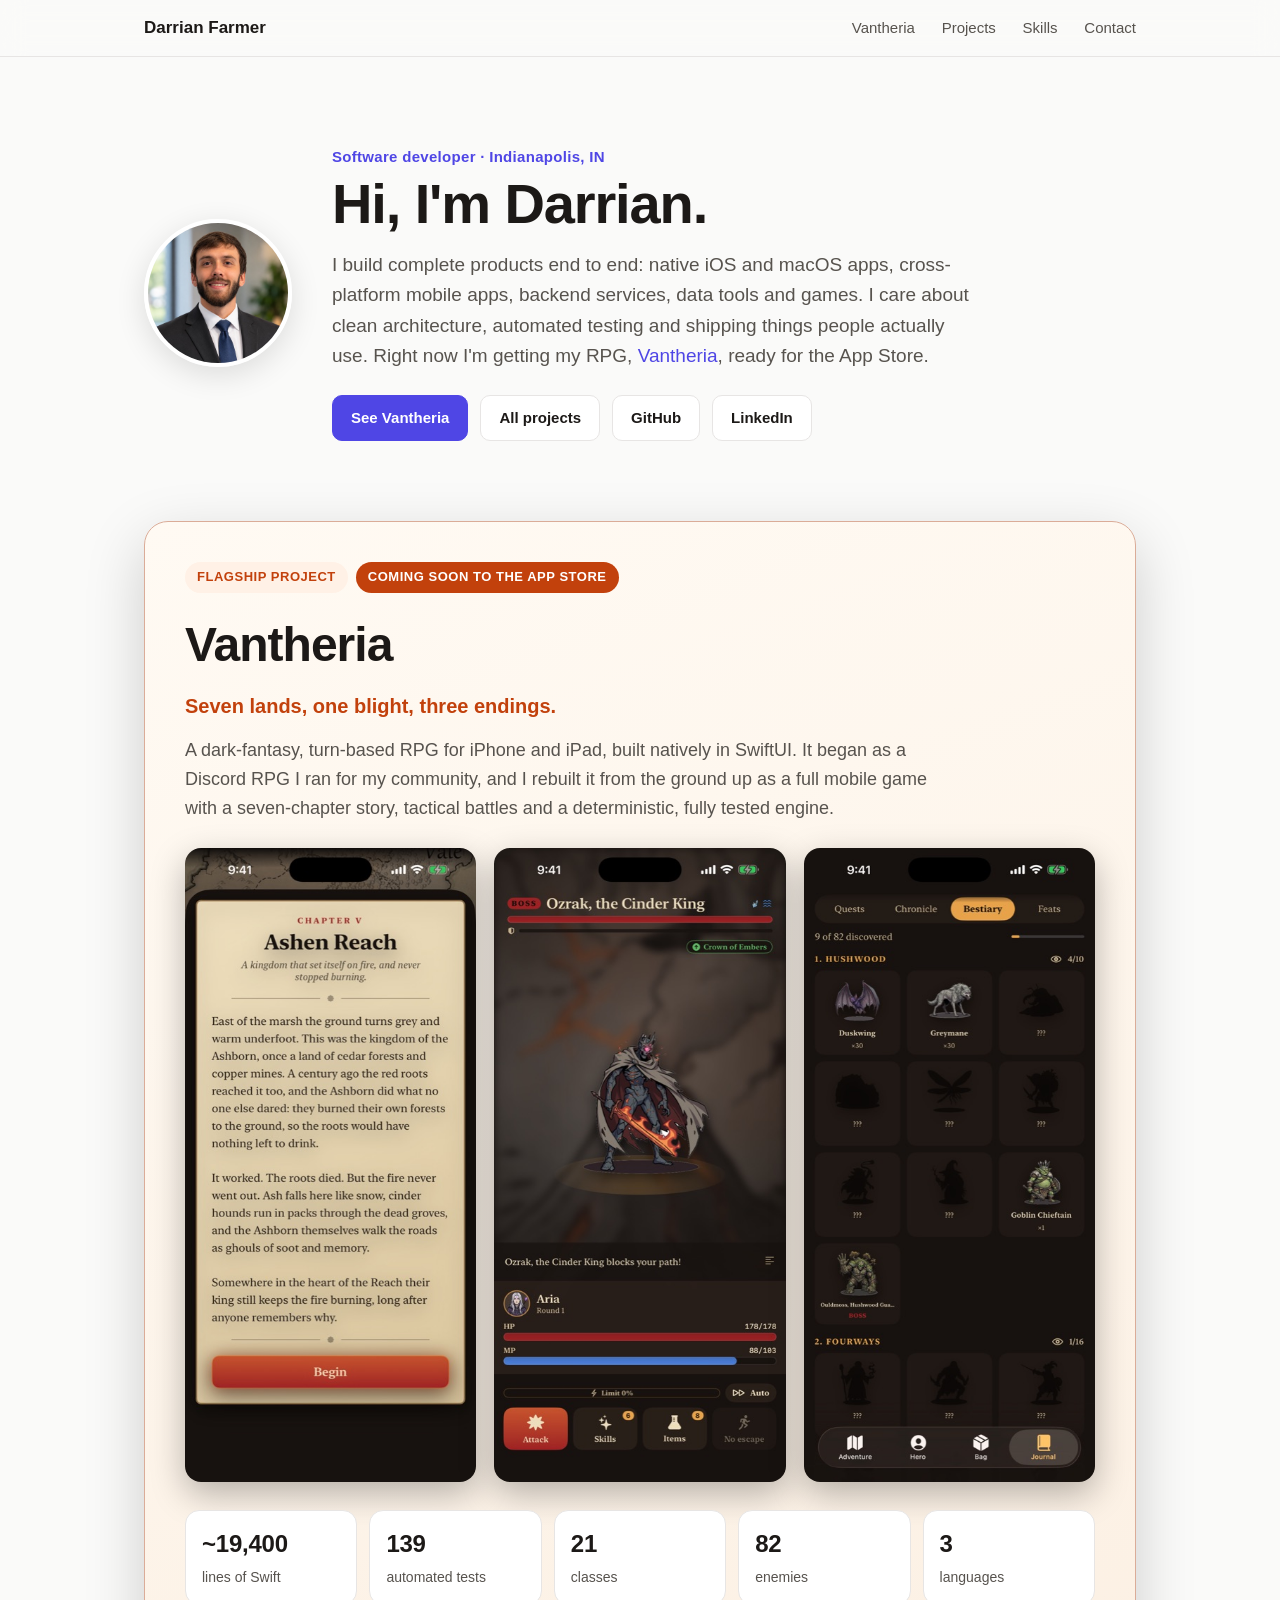
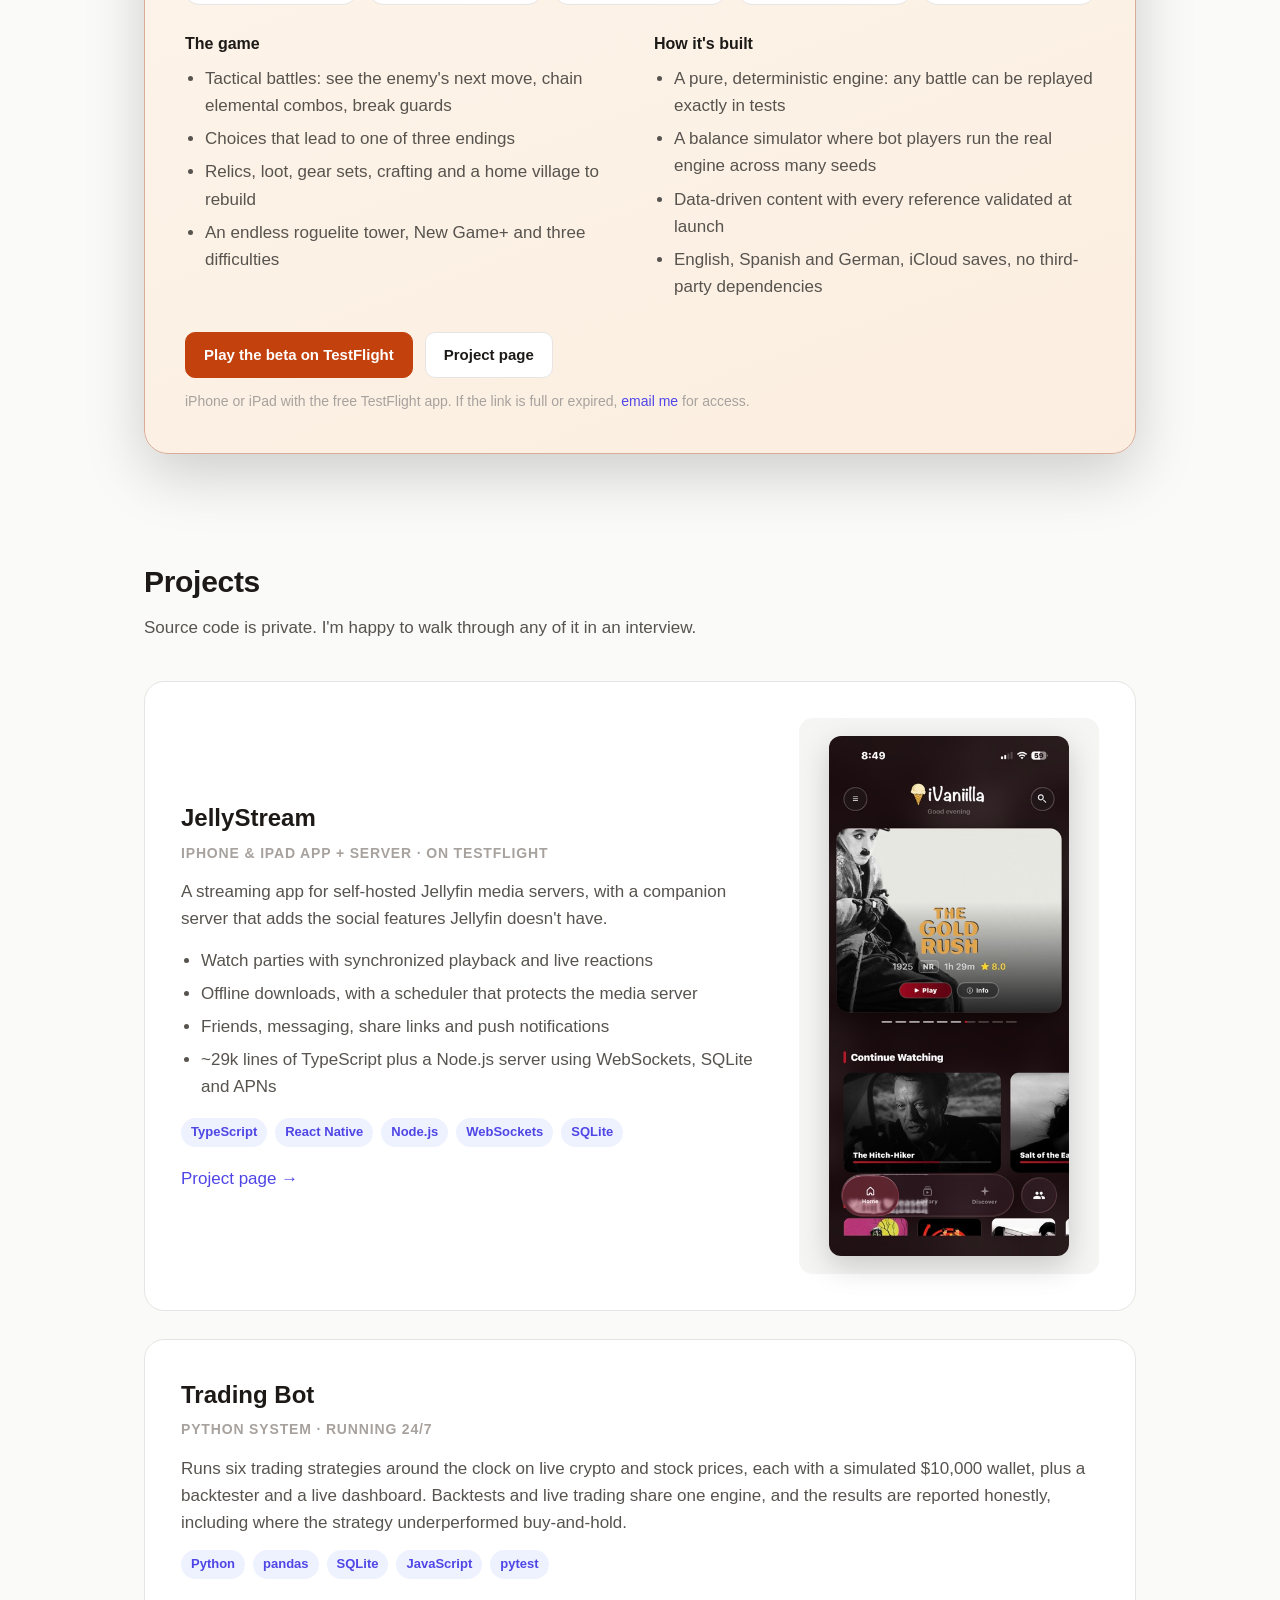
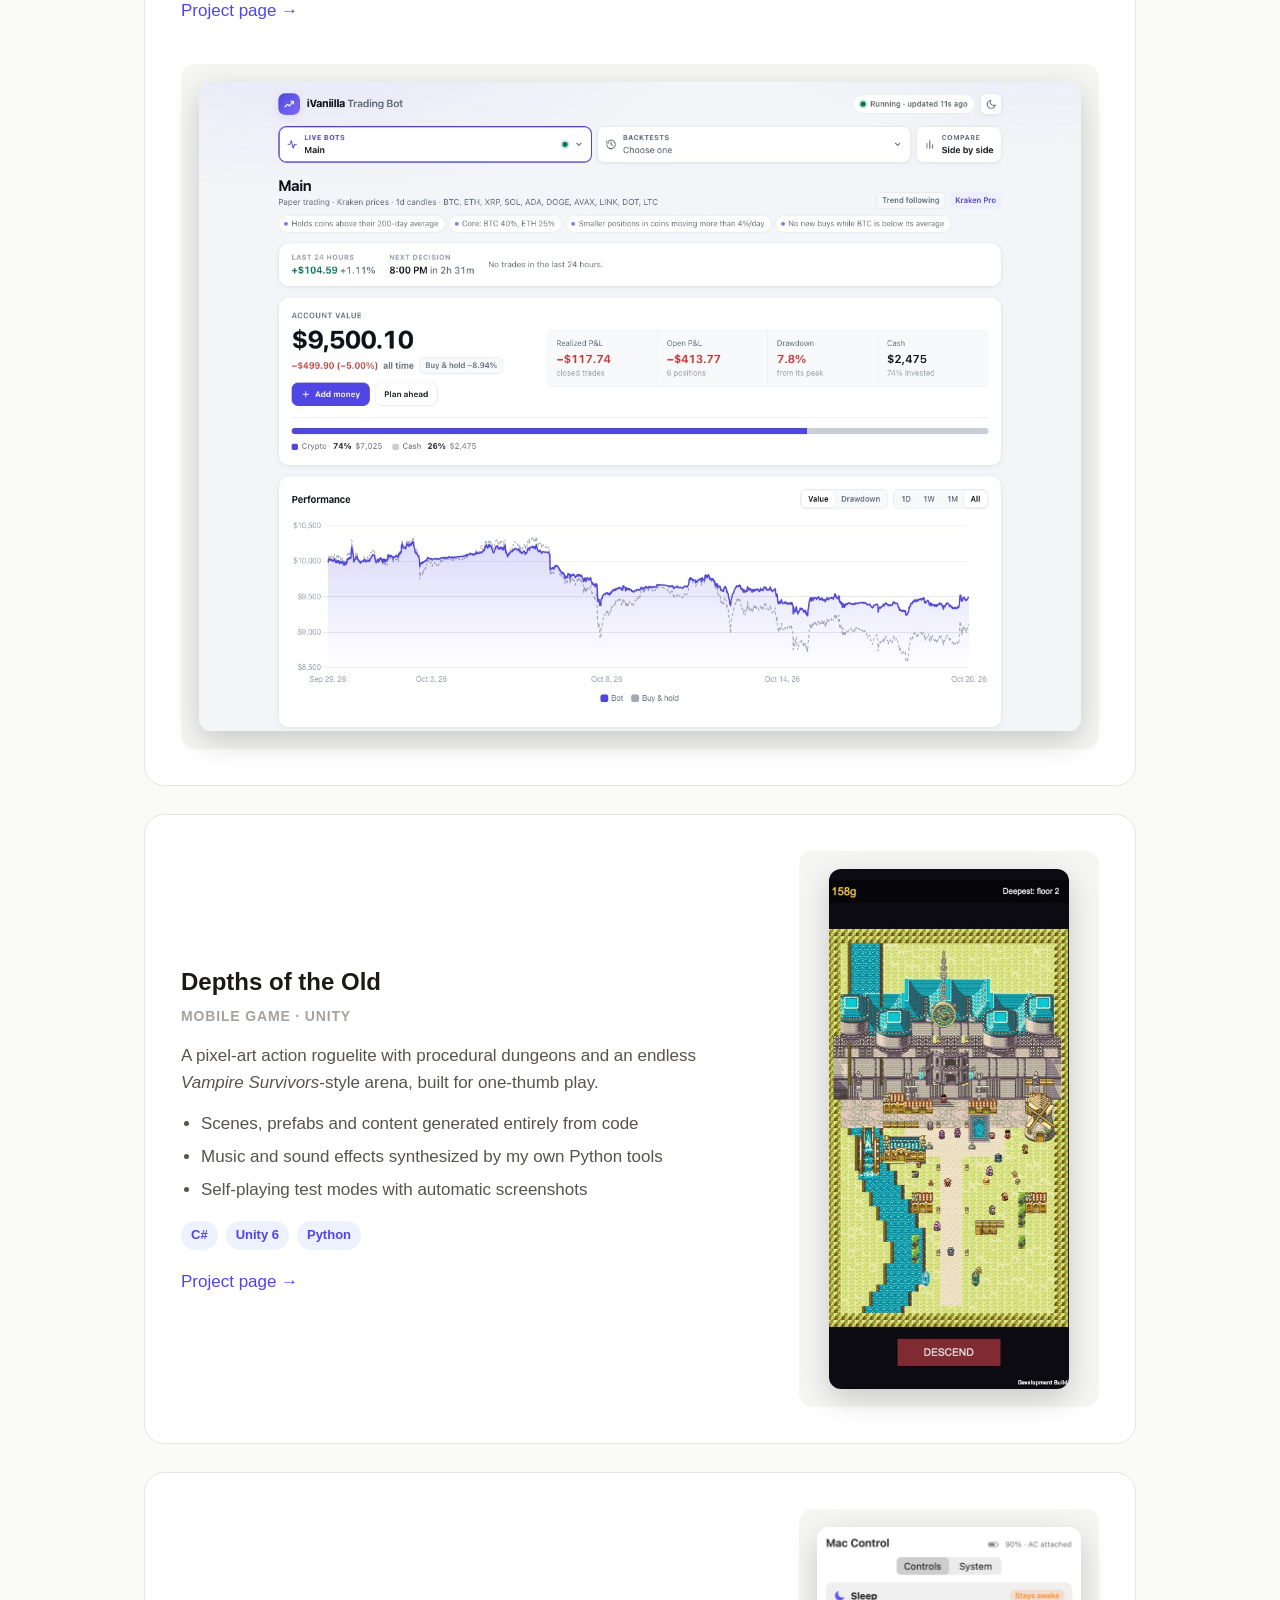
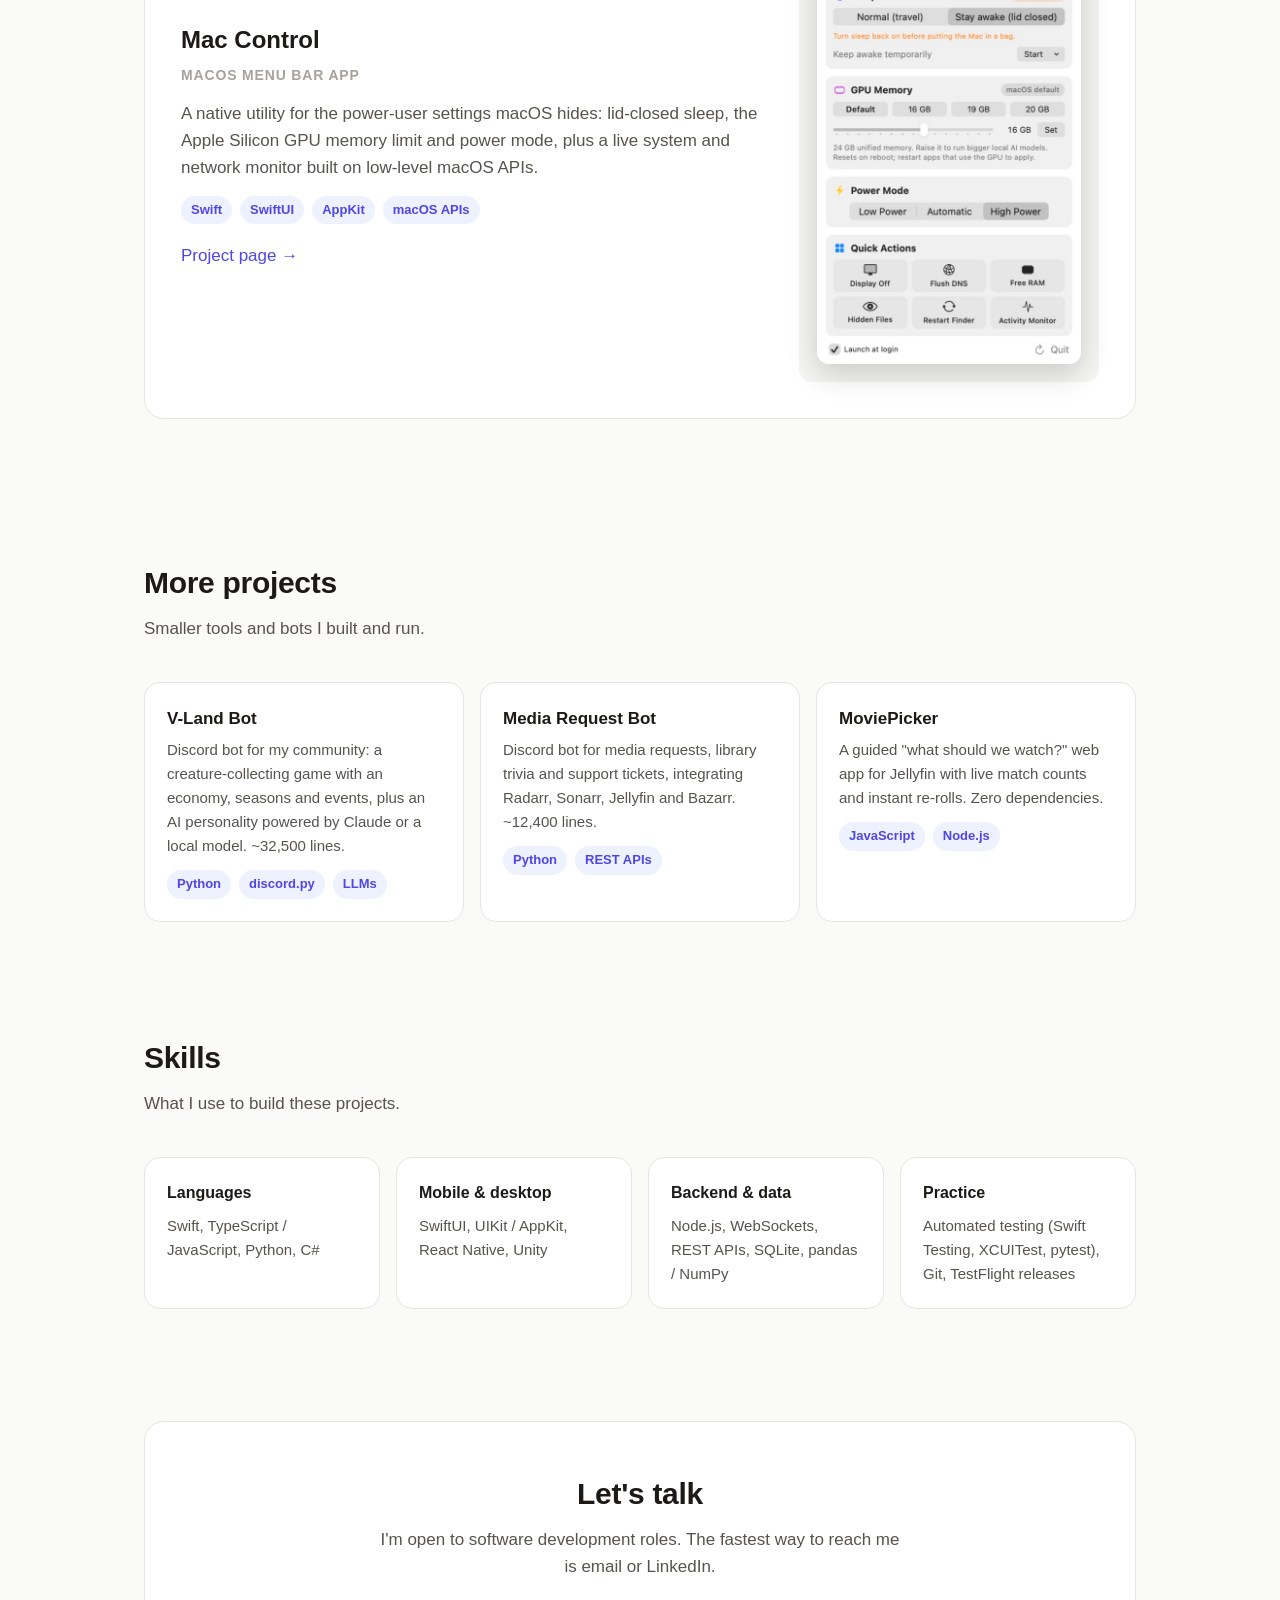
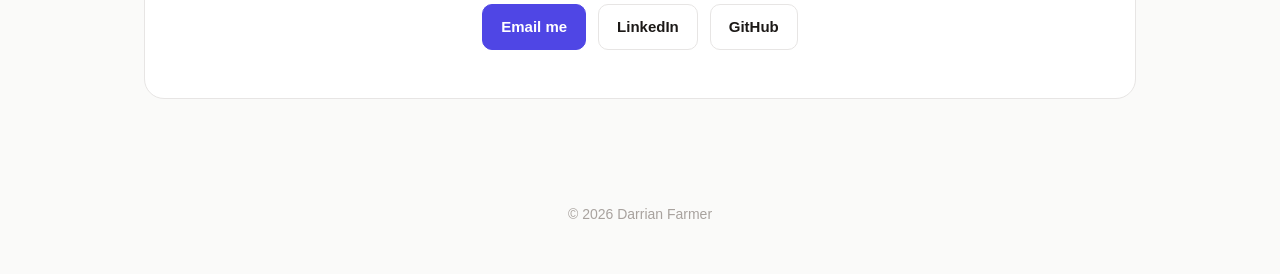
<file: index.html>
<!doctype html>
<html lang="en">
<head>
<meta charset="utf-8">
<meta name="viewport" content="width=device-width, initial-scale=1">
<title>Darrian Farmer · Software Developer</title>
<meta name="description" content="Darrian Farmer, software developer in Indianapolis. iOS apps, cross-platform mobile, backend services and games.">
<meta property="og:title" content="Darrian Farmer · Software Developer">
<meta property="og:description" content="iOS apps, cross-platform mobile, backend services and games.">
<meta property="og:image" content="https://vaniilla9.github.io/img/darrian.jpg">
<link rel="icon" href="data:image/svg+xml,<svg xmlns='http://www.w3.org/2000/svg' viewBox='0 0 64 64'><rect width='64' height='64' rx='14' fill='%234f46e5'/><text x='32' y='42' font-family='Arial,sans-serif' font-size='28' font-weight='700' fill='white' text-anchor='middle'>DF</text></svg>">
<style>
  :root {
    --bg: #fafaf9; --surface: #ffffff; --text: #1c1917; --muted: #57534e; --faint: #a8a29e;
    --border: #e7e5e4; --accent: #4f46e5; --accent-soft: #eef2ff; --shot-bg: #f5f5f4;
  }
  @media (prefers-color-scheme: dark) {
    :root {
      --bg: #0c0a09; --surface: #1c1917; --text: #f5f5f4; --muted: #a8a29e; --faint: #78716c;
      --border: #292524; --accent: #818cf8; --accent-soft: #1e1b4b; --shot-bg: #171412;
    }
  }
  * { box-sizing: border-box; }
  html { scroll-behavior: smooth; }
  body {
    margin: 0; overflow-x: hidden; background: var(--bg); color: var(--text);
    font: 17px/1.6 -apple-system, BlinkMacSystemFont, "Segoe UI", Roboto, Helvetica, Arial, sans-serif;
    -webkit-font-smoothing: antialiased;
  }
  a { color: var(--accent); text-decoration: none; }
  a:hover { text-decoration: underline; }
  .wrap { max-width: 1040px; margin: 0 auto; padding: 0 24px; }

  nav { position: sticky; top: 0; z-index: 10; backdrop-filter: saturate(180%) blur(12px);
        background: color-mix(in srgb, var(--bg) 82%, transparent); border-bottom: 1px solid var(--border); }
  nav .wrap { display: flex; align-items: center; justify-content: space-between; height: 56px; }
  nav .name { font-weight: 700; color: var(--text); }
  nav .links a { color: var(--muted); margin-left: 22px; font-size: 15px; }
  nav .links a:hover { color: var(--text); text-decoration: none; }

  header { padding: 88px 0 72px; }
  .hero { display: flex; gap: 40px; align-items: center; }
  .hero img { width: 148px; height: 148px; border-radius: 50%; object-fit: cover; flex: none;
              border: 4px solid var(--surface); box-shadow: 0 8px 30px rgba(0,0,0,.12); }
  .eyebrow { color: var(--accent); font-weight: 600; font-size: 15px; letter-spacing: .02em; margin: 0 0 6px; }
  h1 { font-size: clamp(36px, 6vw, 56px); line-height: 1.05; margin: 0 0 16px; letter-spacing: -.02em; }
  .lede { font-size: 19px; color: var(--muted); max-width: 640px; margin: 0 0 24px; }
  .buttons { display: flex; flex-wrap: wrap; gap: 12px; }
  .btn { display: inline-block; padding: 10px 18px; border-radius: 10px; font-weight: 600; font-size: 15px;
         border: 1px solid var(--border); color: var(--text); background: var(--surface); }
  .btn.primary { background: var(--accent); border-color: var(--accent); color: #fff; }
  .btn:hover { text-decoration: none; filter: brightness(1.05); }

  :root { --ember: #c2410c; --ember-soft: #fff1e6; --flag-bg: linear-gradient(160deg, #fffaf3 0%, #fbeee0 100%); }
  @media (prefers-color-scheme: dark) {
    :root { --ember: #fb923c; --ember-soft: #2a160b; --flag-bg: linear-gradient(160deg, #1f1712 0%, #140e0a 100%); }
  }
  #flagship { padding: 8px 0 64px; }
  .flagship { background: var(--flag-bg); border: 1px solid color-mix(in srgb, var(--ember) 35%, var(--border));
              border-radius: 24px; padding: 40px; box-shadow: 0 20px 60px rgba(0,0,0,.18); }
  .flag-badges { display: flex; flex-wrap: wrap; gap: 8px; margin-bottom: 14px; }
  .badge { font-size: 13px; font-weight: 700; letter-spacing: .04em; text-transform: uppercase; padding: 5px 12px;
           border-radius: 999px; background: var(--ember-soft); color: var(--ember); }
  .badge.soon { background: var(--ember); color: #fff; }
  .flagship h2 { font-size: clamp(34px, 5vw, 48px); margin: 0 0 6px; letter-spacing: -.02em; }
  .flagship .tagline { font-size: 20px; color: var(--ember); font-weight: 600; margin: 0 0 14px; }
  .flagship .desc { color: var(--muted); max-width: 760px; margin: 0 0 26px; font-size: 18px; }
  .flag-shots { display: grid; grid-template-columns: repeat(3, minmax(0, 1fr)); gap: 18px; margin: 0 0 28px; }
  .flag-shots img { width: 100%; border-radius: 16px; display: block; box-shadow: 0 12px 34px rgba(0,0,0,.28); }
  .stats { display: grid; grid-template-columns: repeat(auto-fit, minmax(130px, 1fr)); gap: 12px; margin: 0 0 26px; }
  .stat { background: var(--surface); border: 1px solid var(--border); border-radius: 14px; padding: 14px 16px; }
  .stat b { display: block; font-size: 24px; letter-spacing: -.01em; }
  .stat span { color: var(--muted); font-size: 14px; }
  .flag-cols { display: grid; grid-template-columns: minmax(0, 1fr) minmax(0, 1fr); gap: 28px; margin-bottom: 26px; }
  .flag-cols h3 { font-size: 16px; margin: 0 0 8px; }
  .flag-cols ul { color: var(--muted); margin: 0; padding-left: 20px; }
  .flag-cols li { margin-bottom: 6px; }
  .btn.ember { background: var(--ember); border-color: var(--ember); color: #fff; }
  .flagship .note { font-size: 14px; color: var(--faint); margin: 12px 0 0; }
  @media (max-width: 760px) {
    .flagship { padding: 22px; border-radius: 20px; }
    .flag-shots { grid-template-columns: repeat(3, minmax(0, 1fr)); gap: 8px; }
    .flag-shots img { border-radius: 10px; }
    .flag-cols { grid-template-columns: minmax(0, 1fr); gap: 18px; }
    .stats { grid-template-columns: repeat(3, minmax(0, 1fr)); gap: 8px; }
    .stat { padding: 10px 12px; }
    .stat b { font-size: 19px; }
    .stat span { font-size: 12px; }
  }
  section { padding: 40px 0 72px; }
  h2 { font-size: 30px; letter-spacing: -.01em; margin: 0 0 8px; }
  .section-sub { color: var(--muted); margin: 0 0 40px; }

  .project { display: grid; grid-template-columns: minmax(0, 1fr) 300px; gap: 40px; align-items: center;
             background: var(--surface); border: 1px solid var(--border); border-radius: 20px;
             padding: 36px; margin-bottom: 28px; }
  .project.wide { grid-template-columns: minmax(0, 1fr); }
  .project > * { min-width: 0; }
  .project h3 { font-size: 24px; margin: 0 0 4px; }
  .project .kind { color: var(--faint); font-size: 14px; font-weight: 600; text-transform: uppercase;
                   letter-spacing: .06em; margin: 0 0 14px; }
  .project p { color: var(--muted); margin: 0 0 14px; }
  .project ul { color: var(--muted); margin: 0 0 18px; padding-left: 20px; }
  .project li { margin-bottom: 6px; }
  .project .note { font-size: 14px; color: var(--faint); margin: 12px 0 0; }
  .tags { display: flex; flex-wrap: wrap; gap: 8px; margin-bottom: 18px; }
  .tag { background: var(--accent-soft); color: var(--accent); font-size: 13px; font-weight: 600;
         padding: 4px 10px; border-radius: 999px; }
  .shot { background: var(--shot-bg); border-radius: 14px; padding: 18px; display: flex; justify-content: center; }
  .shot img { max-width: 100%; max-height: 520px; border-radius: 12px; display: block;
              box-shadow: 0 10px 30px rgba(0,0,0,.18); }
  .wide .shot img { max-height: none; width: 100%; }

  .more { display: grid; grid-template-columns: repeat(auto-fit, minmax(280px, 1fr)); gap: 16px; }
  .more a.card { display: block; background: var(--surface); border: 1px solid var(--border); border-radius: 16px;
                 padding: 22px; color: var(--text); }
  .more a.card:hover { text-decoration: none; border-color: var(--accent); }
  .more h3 { font-size: 17px; margin: 0 0 6px; }
  .more p { color: var(--muted); margin: 0 0 12px; font-size: 15px; }
  .more .tags { margin: 0; }
  .skills { display: grid; grid-template-columns: repeat(auto-fit, minmax(220px, 1fr)); gap: 16px; }
  .skill { background: var(--surface); border: 1px solid var(--border); border-radius: 16px; padding: 22px; }
  .skill h3 { font-size: 16px; margin: 0 0 8px; }
  .skill p { color: var(--muted); margin: 0; font-size: 15px; }

  .contact { text-align: center; background: var(--surface); border: 1px solid var(--border);
             border-radius: 20px; padding: 48px 24px; }
  .contact p { color: var(--muted); max-width: 520px; margin: 0 auto 24px; }
  .contact .buttons { justify-content: center; }
  footer { color: var(--faint); font-size: 14px; text-align: center; padding: 32px 0 48px; }

  @media (max-width: 760px) {
    header { padding: 48px 0 40px; }
    .hero { flex-direction: column; align-items: flex-start; gap: 24px; }
    .hero img { width: 112px; height: 112px; }
    .project { grid-template-columns: minmax(0, 1fr); padding: 22px; gap: 22px; }
    .shot img { max-height: 440px; }
    nav .links a { margin-left: 14px; }
    nav .links a.hide-sm { display: none; }
    .wrap { padding: 0 16px; }
  }
</style>
</head>
<body>

<nav>
  <div class="wrap">
    <a class="name" href="#top">Darrian Farmer</a>
    <div class="links">
      <a href="#flagship">Vantheria</a>
      <a href="#projects">Projects</a>
      <a class="hide-sm" href="#skills">Skills</a>
      <a href="#contact">Contact</a>
    </div>
  </div>
</nav>

<header id="top">
  <div class="wrap hero">
    <img src="img/darrian.jpg" alt="Darrian Farmer">
    <div>
      <p class="eyebrow">Software developer · Indianapolis, IN</p>
      <h1>Hi, I'm Darrian.</h1>
      <p class="lede">I build complete products end to end: native iOS and macOS apps, cross-platform mobile
        apps, backend services, data tools and games. I care about clean architecture, automated testing and
        shipping things people actually use. Right now I'm getting my RPG, <a href="#flagship">Vantheria</a>,
        ready for the App Store.</p>
      <div class="buttons">
        <a class="btn primary" href="#flagship">See Vantheria</a>
        <a class="btn" href="#projects">All projects</a>
        <a class="btn" href="https://github.com/vaniilla9">GitHub</a>
        <a class="btn" href="https://www.linkedin.com/in/darrian-farmer-68141a276">LinkedIn</a>
      </div>
    </div>
  </div>
</header>

<main>
<section id="flagship">
  <div class="wrap">
    <div class="flagship">
      <div class="flag-badges"><span class="badge">Flagship project</span><span class="badge soon">Coming soon to the App Store</span></div>
      <h2>Vantheria</h2>
      <p class="tagline">Seven lands, one blight, three endings.</p>
      <p class="desc">A dark-fantasy, turn-based RPG for iPhone and iPad, built natively in SwiftUI. It began as a
        Discord RPG I ran for my community, and I rebuilt it from the ground up as a full mobile game with a
        seven-chapter story, tactical battles and a deterministic, fully tested engine.</p>
      <div class="flag-shots">
        <img src="img/vantheria-story.jpg" alt="Chapter intro: Ashen Reach" loading="lazy">
        <img src="img/vantheria.jpg" alt="Boss battle against Ozrak, the Cinder King" loading="lazy">
        <img src="img/vantheria-bestiary.jpg" alt="Bestiary" loading="lazy">
      </div>
      <div class="stats">
        <div class="stat"><b>~19,400</b><span>lines of Swift</span></div>
        <div class="stat"><b>139</b><span>automated tests</span></div>
        <div class="stat"><b>21</b><span>classes</span></div>
        <div class="stat"><b>82</b><span>enemies</span></div>
        <div class="stat"><b>3</b><span>languages</span></div>
      </div>
      <div class="flag-cols">
        <div>
          <h3>The game</h3>
          <ul>
            <li>Tactical battles: see the enemy's next move, chain elemental combos, break guards</li>
            <li>Choices that lead to one of three endings</li>
            <li>Relics, loot, gear sets, crafting and a home village to rebuild</li>
            <li>An endless roguelite tower, New Game+ and three difficulties</li>
          </ul>
        </div>
        <div>
          <h3>How it's built</h3>
          <ul>
            <li>A pure, deterministic engine: any battle can be replayed exactly in tests</li>
            <li>A balance simulator where bot players run the real engine across many seeds</li>
            <li>Data-driven content with every reference validated at launch</li>
            <li>English, Spanish and German, iCloud saves, no third-party dependencies</li>
          </ul>
        </div>
      </div>
      <div class="buttons">
        <a class="btn ember" href="https://testflight.apple.com/join/w8hMG9HQ">Play the beta on TestFlight</a>
        <a class="btn" href="https://github.com/vaniilla9/vantheria">Project page</a>
      </div>
      <p class="note">iPhone or iPad with the free TestFlight app. If the link is full or expired,
        <a href="mailto:vaniilla9@icloud.com?subject=Vantheria%20beta">email me</a> for access.</p>
    </div>
  </div>
</section>

<section id="projects">
  <div class="wrap">
    <h2>Projects</h2>
    <p class="section-sub">Source code is private. I'm happy to walk through any of it in an interview.</p>

    <article class="project">
      <div>
        <h3>JellyStream</h3>
        <p class="kind">iPhone &amp; iPad app + server · on TestFlight</p>
        <p>A streaming app for self-hosted Jellyfin media servers, with a companion server that adds the social
          features Jellyfin doesn't have.</p>
        <ul>
          <li>Watch parties with synchronized playback and live reactions</li>
          <li>Offline downloads, with a scheduler that protects the media server</li>
          <li>Friends, messaging, share links and push notifications</li>
          <li>~29k lines of TypeScript plus a Node.js server using WebSockets, SQLite and APNs</li>
        </ul>
        <div class="tags"><span class="tag">TypeScript</span><span class="tag">React Native</span><span class="tag">Node.js</span><span class="tag">WebSockets</span><span class="tag">SQLite</span></div>
        <a href="https://github.com/vaniilla9/jellystream">Project page →</a>
      </div>
      <div class="shot"><img src="img/jellystream.jpg" alt="JellyStream home screen" loading="lazy"></div>
    </article>

    <article class="project wide">
      <div>
        <h3>Trading Bot</h3>
        <p class="kind">Python system · running 24/7</p>
        <p>Runs six trading strategies around the clock on live crypto and stock prices, each with a simulated
          $10,000 wallet, plus a backtester and a live dashboard. Backtests and live trading share one engine,
          and the results are reported honestly, including where the strategy underperformed buy-and-hold.</p>
        <div class="tags"><span class="tag">Python</span><span class="tag">pandas</span><span class="tag">SQLite</span><span class="tag">JavaScript</span><span class="tag">pytest</span></div>
        <a href="https://github.com/vaniilla9/trading-bot">Project page →</a>
      </div>
      <div class="shot"><img src="img/trading-bot.jpg" alt="Trading bot dashboard" loading="lazy"></div>
    </article>

    <article class="project">
      <div>
        <h3>Depths of the Old</h3>
        <p class="kind">Mobile game · Unity</p>
        <p>A pixel-art action roguelite with procedural dungeons and an endless <em>Vampire Survivors</em>-style
          arena, built for one-thumb play.</p>
        <ul>
          <li>Scenes, prefabs and content generated entirely from code</li>
          <li>Music and sound effects synthesized by my own Python tools</li>
          <li>Self-playing test modes with automatic screenshots</li>
        </ul>
        <div class="tags"><span class="tag">C#</span><span class="tag">Unity 6</span><span class="tag">Python</span></div>
        <a href="https://github.com/vaniilla9/depths-of-the-old">Project page →</a>
      </div>
      <div class="shot"><img src="img/depths.jpg" alt="Depths of the Old town hub" loading="lazy"></div>
    </article>

    <article class="project">
      <div>
        <h3>Mac Control</h3>
        <p class="kind">macOS menu bar app</p>
        <p>A native utility for the power-user settings macOS hides: lid-closed sleep, the Apple Silicon GPU
          memory limit and power mode, plus a live system and network monitor built on low-level macOS APIs.</p>
        <div class="tags"><span class="tag">Swift</span><span class="tag">SwiftUI</span><span class="tag">AppKit</span><span class="tag">macOS APIs</span></div>
        <a href="https://github.com/vaniilla9/mac-control">Project page →</a>
      </div>
      <div class="shot"><img src="img/mac-control.jpg" alt="Mac Control menu bar panel" loading="lazy"></div>
    </article>
  </div>
</section>

<section id="more">
  <div class="wrap">
    <h2>More projects</h2>
    <p class="section-sub">Smaller tools and bots I built and run.</p>
    <div class="more">
      <a class="card" href="https://github.com/vaniilla9/vland-bot">
        <h3>V-Land Bot</h3>
        <p>Discord bot for my community: a creature-collecting game with an economy, seasons and events, plus an AI
          personality powered by Claude or a local model. ~32,500 lines.</p>
        <div class="tags"><span class="tag">Python</span><span class="tag">discord.py</span><span class="tag">LLMs</span></div>
      </a>
      <a class="card" href="https://github.com/vaniilla9/media-request-bot">
        <h3>Media Request Bot</h3>
        <p>Discord bot for media requests, library trivia and support tickets, integrating Radarr, Sonarr, Jellyfin
          and Bazarr. ~12,400 lines.</p>
        <div class="tags"><span class="tag">Python</span><span class="tag">REST APIs</span></div>
      </a>
      <a class="card" href="https://github.com/vaniilla9/moviepicker">
        <h3>MoviePicker</h3>
        <p>A guided "what should we watch?" web app for Jellyfin with live match counts and instant re-rolls. Zero
          dependencies.</p>
        <div class="tags"><span class="tag">JavaScript</span><span class="tag">Node.js</span></div>
      </a>
    </div>
  </div>
</section>

<section id="skills">
  <div class="wrap">
    <h2>Skills</h2>
    <p class="section-sub">What I use to build these projects.</p>
    <div class="skills">
      <div class="skill"><h3>Languages</h3><p>Swift, TypeScript / JavaScript, Python, C#</p></div>
      <div class="skill"><h3>Mobile &amp; desktop</h3><p>SwiftUI, UIKit / AppKit, React Native, Unity</p></div>
      <div class="skill"><h3>Backend &amp; data</h3><p>Node.js, WebSockets, REST APIs, SQLite, pandas / NumPy</p></div>
      <div class="skill"><h3>Practice</h3><p>Automated testing (Swift Testing, XCUITest, pytest), Git, TestFlight releases</p></div>
    </div>
  </div>
</section>

<section id="contact">
  <div class="wrap">
    <div class="contact">
      <h2>Let's talk</h2>
      <p>I'm open to software development roles. The fastest way to reach me is email or LinkedIn.</p>
      <div class="buttons">
        <a class="btn primary" href="mailto:vaniilla9@icloud.com">Email me</a>
        <a class="btn" href="https://www.linkedin.com/in/darrian-farmer-68141a276">LinkedIn</a>
        <a class="btn" href="https://github.com/vaniilla9">GitHub</a>
      </div>
    </div>
  </div>
</section>
</main>

<footer>© 2026 Darrian Farmer</footer>

</body>
</html>
</file>
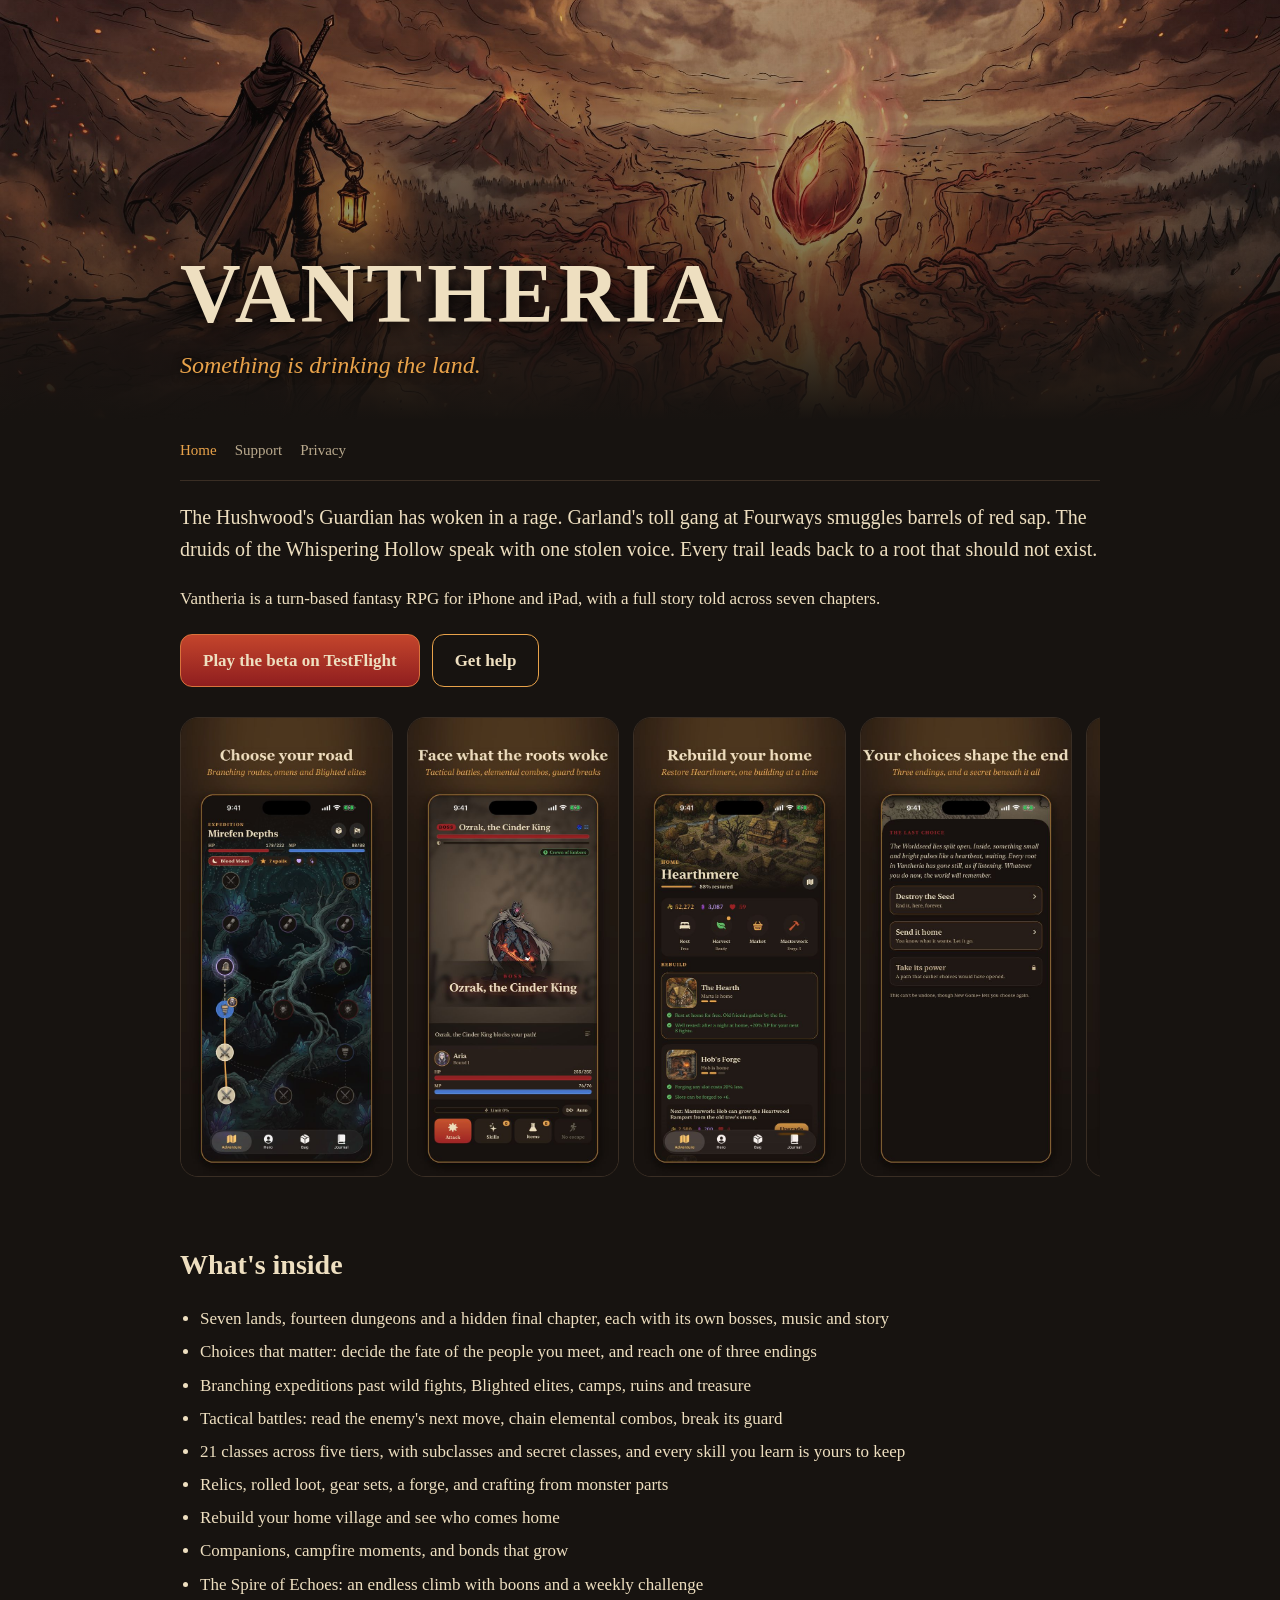
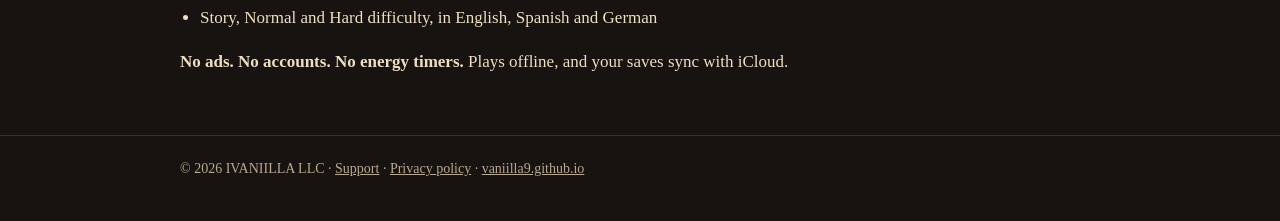
<file: vantheria/index.html>
<!doctype html>
<html lang="en">
<head>
<meta charset="utf-8">
<meta name="viewport" content="width=device-width, initial-scale=1">
<title>Vantheria: a dark fantasy RPG for iPhone and iPad</title>
<meta name="description" content="Vantheria is a turn-based dark fantasy RPG for iPhone and iPad: seven lands, branching expeditions, tactical battles and three endings. No ads, no accounts, plays offline.">
<meta property="og:title" content="Vantheria">
<meta property="og:description" content="Something is drinking the land. A turn-based dark fantasy RPG for iPhone and iPad.">
<meta property="og:image" content="https://vaniilla9.github.io/vantheria/img/header.jpg">
<link rel="stylesheet" href="style.css">
</head>
<body>
<header class="hero">
  <div class="wrap">
    <h1>VANTHERIA</h1>
    <p class="tag">Something is drinking the land.</p>
  </div>
</header>
<main class="wrap">
  <nav><a href="./" aria-current="page">Home</a><a href="support/">Support</a><a href="privacy/">Privacy</a></nav>

  <p class="lede">The Hushwood's Guardian has woken in a rage. Garland's toll gang at Fourways smuggles barrels of red sap.
  The druids of the Whispering Hollow speak with one stolen voice. Every trail leads back to a root that should not exist.</p>
  <p>Vantheria is a turn-based fantasy RPG for iPhone and iPad, with a full story told across seven chapters.</p>

  <div class="buttons">
    <a class="btn primary" href="https://testflight.apple.com/join/w8hMG9HQ">Play the beta on TestFlight</a>
    <a class="btn" href="support/">Get help</a>
  </div>

  <div class="shots" aria-label="Screenshots">
    <img src="img/shot01.jpg" alt="Choose your road: a branching expedition map" loading="lazy">
    <img src="img/shot02.jpg" alt="Face what the roots woke: a boss battle" loading="lazy">
    <img src="img/shot03.jpg" alt="Rebuild your home village, Hearthmere" loading="lazy">
    <img src="img/shot04.jpg" alt="Your choices shape the end" loading="lazy">
    <img src="img/shot05.jpg" alt="Become anyone: character creation" loading="lazy">
    <img src="img/shot06.jpg" alt="Earn rare looks: the wardrobe" loading="lazy">
  </div>

  <h2>What's inside</h2>
  <ul class="features">
    <li>Seven lands, fourteen dungeons and a hidden final chapter, each with its own bosses, music and story</li>
    <li>Choices that matter: decide the fate of the people you meet, and reach one of three endings</li>
    <li>Branching expeditions past wild fights, Blighted elites, camps, ruins and treasure</li>
    <li>Tactical battles: read the enemy's next move, chain elemental combos, break its guard</li>
    <li>21 classes across five tiers, with subclasses and secret classes, and every skill you learn is yours to keep</li>
    <li>Relics, rolled loot, gear sets, a forge, and crafting from monster parts</li>
    <li>Rebuild your home village and see who comes home</li>
    <li>Companions, campfire moments, and bonds that grow</li>
    <li>The Spire of Echoes: an endless climb with boons and a weekly challenge</li>
    <li>Story, Normal and Hard difficulty, in English, Spanish and German</li>
  </ul>
  <p><strong>No ads. No accounts. No energy timers.</strong> Plays offline, and your saves sync with iCloud.</p>
</main>
<footer><div class="wrap">© 2026 IVANIILLA LLC · <a href="support/">Support</a> · <a href="privacy/">Privacy policy</a> · <a href="/">vaniilla9.github.io</a></div></footer>
</body>
</html>
</file>
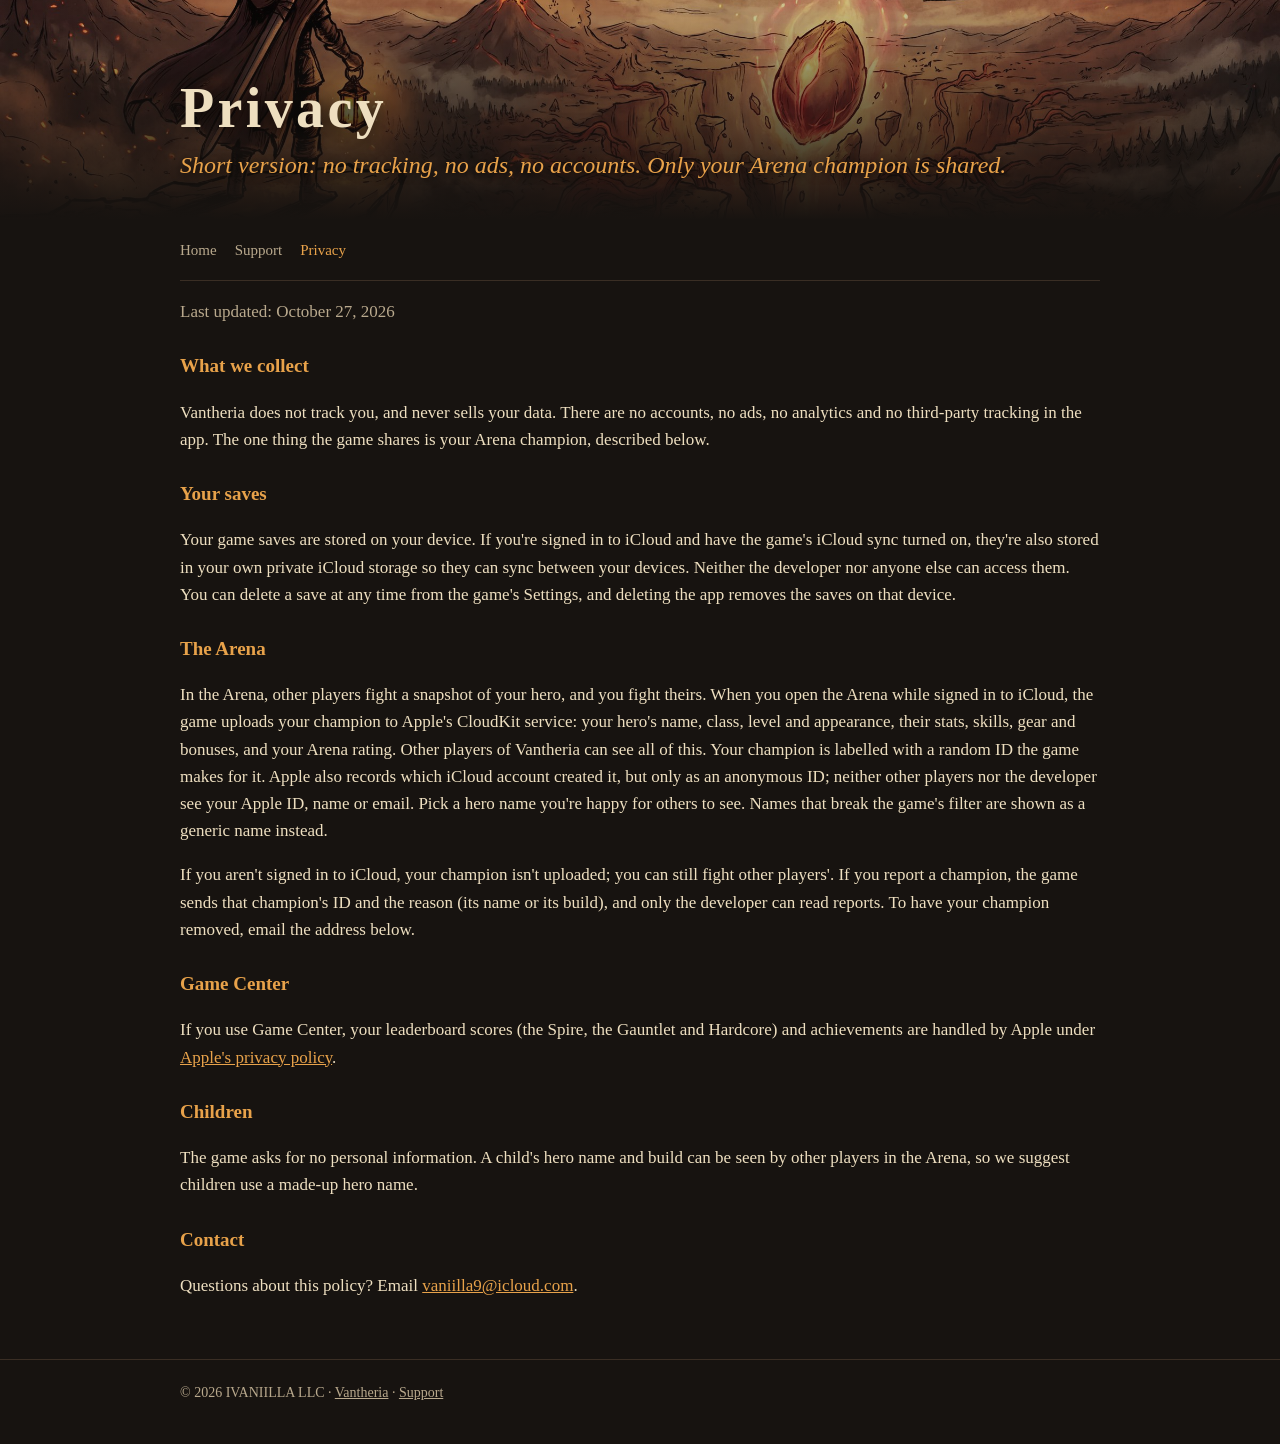
<file: vantheria/privacy/index.html>
<!doctype html>
<html lang="en">
<head>
<meta charset="utf-8">
<meta name="viewport" content="width=device-width, initial-scale=1">
<title>Vantheria Privacy Policy</title>
<meta name="description" content="Vantheria does not track you or sell your data. The only thing shared is your Arena champion, which other players can see.">
<link rel="stylesheet" href="../style.css">
<style>header.hero { background-image: linear-gradient(to bottom, rgba(23,19,16,.2), var(--ink)), url("../img/header.jpg"); }</style>
</head>
<body>
<header class="hero small">
  <div class="wrap"><h1>Privacy</h1><p class="tag">Short version: no tracking, no ads, no accounts. Only your Arena champion is shared.</p></div>
</header>
<main class="wrap">
  <nav><a href="../">Home</a><a href="../support/">Support</a><a href="./" aria-current="page">Privacy</a></nav>

  <p class="muted">Last updated: October 27, 2026</p>

  <h3>What we collect</h3>
  <p>Vantheria does not track you, and never sells your data. There are no accounts, no ads, no analytics and no
  third-party tracking in the app. The one thing the game shares is your Arena champion, described below.</p>

  <h3>Your saves</h3>
  <p>Your game saves are stored on your device. If you're signed in to iCloud and have the game's iCloud sync turned
  on, they're also stored in your own private iCloud storage so they can sync between your devices. Neither the
  developer nor anyone else can access them. You can delete a save at any time from the game's Settings, and
  deleting the app removes the saves on that device.</p>

  <h3>The Arena</h3>
  <p>In the Arena, other players fight a snapshot of your hero, and you fight theirs. When you open the Arena while
  signed in to iCloud, the game uploads your champion to Apple's CloudKit service: your hero's name, class, level
  and appearance, their stats, skills, gear and bonuses, and your Arena rating. Other players of Vantheria can
  see all of this. Your champion is labelled with a random ID the game makes for it. Apple also records which
  iCloud account created it, but only as an anonymous ID; neither other players nor the developer see your Apple
  ID, name or email. Pick a hero name you're happy for others to see. Names that break the game's filter are
  shown as a generic name instead.</p>
  <p>If you aren't signed in to iCloud, your champion isn't uploaded; you can still fight other players'. If you
  report a champion, the game sends that champion's ID and the reason (its name or its build), and only the
  developer can read reports. To have your champion removed, email the address below.</p>

  <h3>Game Center</h3>
  <p>If you use Game Center, your leaderboard scores (the Spire, the Gauntlet and Hardcore) and achievements are handled by Apple under
  <a href="https://www.apple.com/legal/privacy/">Apple's privacy policy</a>.</p>

  <h3>Children</h3>
  <p>The game asks for no personal information. A child's hero name and build can be seen by other players in the
  Arena, so we suggest children use a made-up hero name.</p>

  <h3>Contact</h3>
  <p>Questions about this policy? Email <a href="mailto:vaniilla9@icloud.com?subject=Vantheria%20privacy">vaniilla9@icloud.com</a>.</p>
</main>
<footer><div class="wrap">© 2026 IVANIILLA LLC · <a href="../">Vantheria</a> · <a href="../support/">Support</a></div></footer>
</body>
</html>
</file>
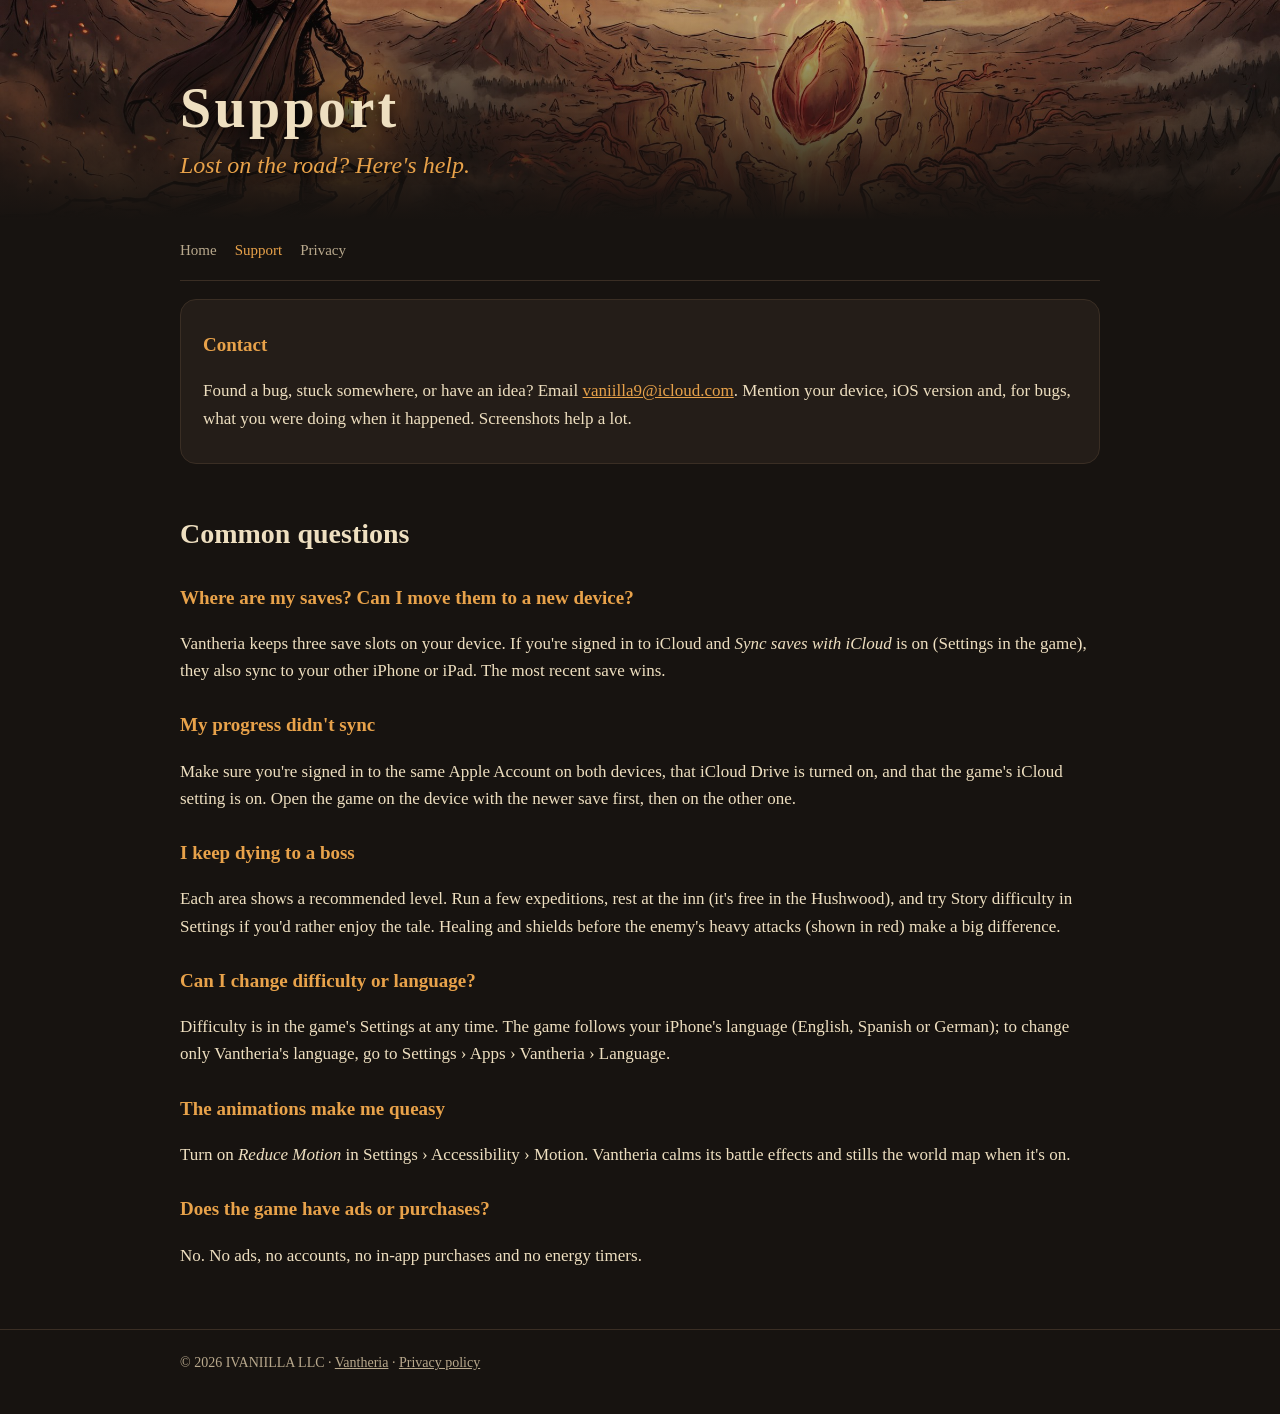
<file: vantheria/support/index.html>
<!doctype html>
<html lang="en">
<head>
<meta charset="utf-8">
<meta name="viewport" content="width=device-width, initial-scale=1">
<title>Vantheria Support</title>
<meta name="description" content="Help and contact for Vantheria, the dark fantasy RPG for iPhone and iPad.">
<link rel="stylesheet" href="../style.css">
<style>header.hero { background-image: linear-gradient(to bottom, rgba(23,19,16,.2), var(--ink)), url("../img/header.jpg"); }</style>
</head>
<body>
<header class="hero small">
  <div class="wrap"><h1>Support</h1><p class="tag">Lost on the road? Here's help.</p></div>
</header>
<main class="wrap">
  <nav><a href="../">Home</a><a href="./" aria-current="page">Support</a><a href="../privacy/">Privacy</a></nav>

  <div class="card">
    <h3>Contact</h3>
    <p>Found a bug, stuck somewhere, or have an idea? Email
    <a href="mailto:vaniilla9@icloud.com?subject=Vantheria%20support">vaniilla9@icloud.com</a>.
    Mention your device, iOS version and, for bugs, what you were doing when it happened. Screenshots help a lot.</p>
  </div>

  <h2>Common questions</h2>

  <h3>Where are my saves? Can I move them to a new device?</h3>
  <p>Vantheria keeps three save slots on your device. If you're signed in to iCloud and <em>Sync saves with iCloud</em>
  is on (Settings in the game), they also sync to your other iPhone or iPad. The most recent save wins.</p>

  <h3>My progress didn't sync</h3>
  <p>Make sure you're signed in to the same Apple Account on both devices, that iCloud Drive is turned on, and that
  the game's iCloud setting is on. Open the game on the device with the newer save first, then on the other one.</p>

  <h3>I keep dying to a boss</h3>
  <p>Each area shows a recommended level. Run a few expeditions, rest at the inn (it's free in the Hushwood),
  and try Story difficulty in Settings if you'd rather enjoy the tale. Healing and shields before the enemy's
  heavy attacks (shown in red) make a big difference.</p>

  <h3>Can I change difficulty or language?</h3>
  <p>Difficulty is in the game's Settings at any time. The game follows your iPhone's language (English, Spanish
  or German); to change only Vantheria's language, go to Settings › Apps › Vantheria › Language.</p>

  <h3>The animations make me queasy</h3>
  <p>Turn on <em>Reduce Motion</em> in Settings › Accessibility › Motion. Vantheria calms its battle effects and
  stills the world map when it's on.</p>

  <h3>Does the game have ads or purchases?</h3>
  <p>No. No ads, no accounts, no in-app purchases and no energy timers.</p>
</main>
<footer><div class="wrap">© 2026 IVANIILLA LLC · <a href="../">Vantheria</a> · <a href="../privacy/">Privacy policy</a></div></footer>
</body>
</html>
</file>
<file: vantheria/style.css>
:root {
  --ink: #171310; --ink-soft: #241d18; --parchment: #eedfc0; --dim: #b9a98d;
  --candle: #e8a24a; --blood: #9e2224; --border: #3a2e24;
}
* { box-sizing: border-box; }
html { background: var(--ink); }
body {
  margin: 0; color: var(--parchment); background: var(--ink);
  font: 17px/1.6 Georgia, "Times New Roman", serif;
}
a { color: var(--candle); }
.wrap { max-width: 960px; margin: 0 auto; padding: 0 20px; }
header.hero {
  position: relative; min-height: 420px; display: flex; align-items: flex-end;
  background: linear-gradient(to bottom, rgba(23,19,16,.15), rgba(23,19,16,.55) 60%, var(--ink)),
              url("img/header.jpg") center / cover no-repeat;
}
header.hero.small { min-height: 220px; }
.hero .wrap { padding-bottom: 36px; width: 100%; }
h1 { font-size: clamp(44px, 9vw, 84px); letter-spacing: .06em; margin: 0; line-height: 1; text-shadow: 0 3px 18px #000; }
.small h1 { font-size: clamp(34px, 7vw, 56px); }
.tag { font-style: italic; color: var(--candle); font-size: clamp(18px, 3vw, 24px); margin: 10px 0 0; text-shadow: 0 2px 10px #000; }
nav { display: flex; gap: 18px; flex-wrap: wrap; padding: 18px 0; border-bottom: 1px solid var(--border); font-size: 15px; }
nav a { text-decoration: none; color: var(--dim); }
nav a:hover, nav a[aria-current] { color: var(--candle); }
h2 { font-size: 28px; margin: 48px 0 12px; }
h3 { font-size: 19px; margin: 26px 0 6px; color: var(--candle); }
p, li { color: var(--parchment); }
.muted { color: var(--dim); }
.lede { font-size: 20px; }
ul.features { padding-left: 20px; }
ul.features li { margin: 6px 0; }
.buttons { display: flex; gap: 12px; flex-wrap: wrap; margin: 22px 0; }
.btn {
  display: inline-block; padding: 12px 22px; border-radius: 12px; text-decoration: none; font-weight: bold;
  border: 1px solid var(--candle); color: var(--parchment);
}
.btn.primary { background: linear-gradient(#c4452c, #8f1e1f); border-color: #d9733c; }
.shots { display: flex; gap: 14px; overflow-x: auto; padding: 8px 0 18px; scroll-snap-type: x mandatory; }
.shots img { height: 460px; border-radius: 18px; border: 1px solid var(--border); scroll-snap-align: start; flex: none; }
.card { background: var(--ink-soft); border: 1px solid var(--border); border-radius: 16px; padding: 4px 22px 14px; margin: 18px 0; }
footer { margin: 60px 0 0; padding: 22px 0 40px; border-top: 1px solid var(--border); color: var(--dim); font-size: 14px; }
footer a { color: var(--dim); }
@media (max-width: 600px) { .shots img { height: 380px; } header.hero { min-height: 320px; } }
</file>
